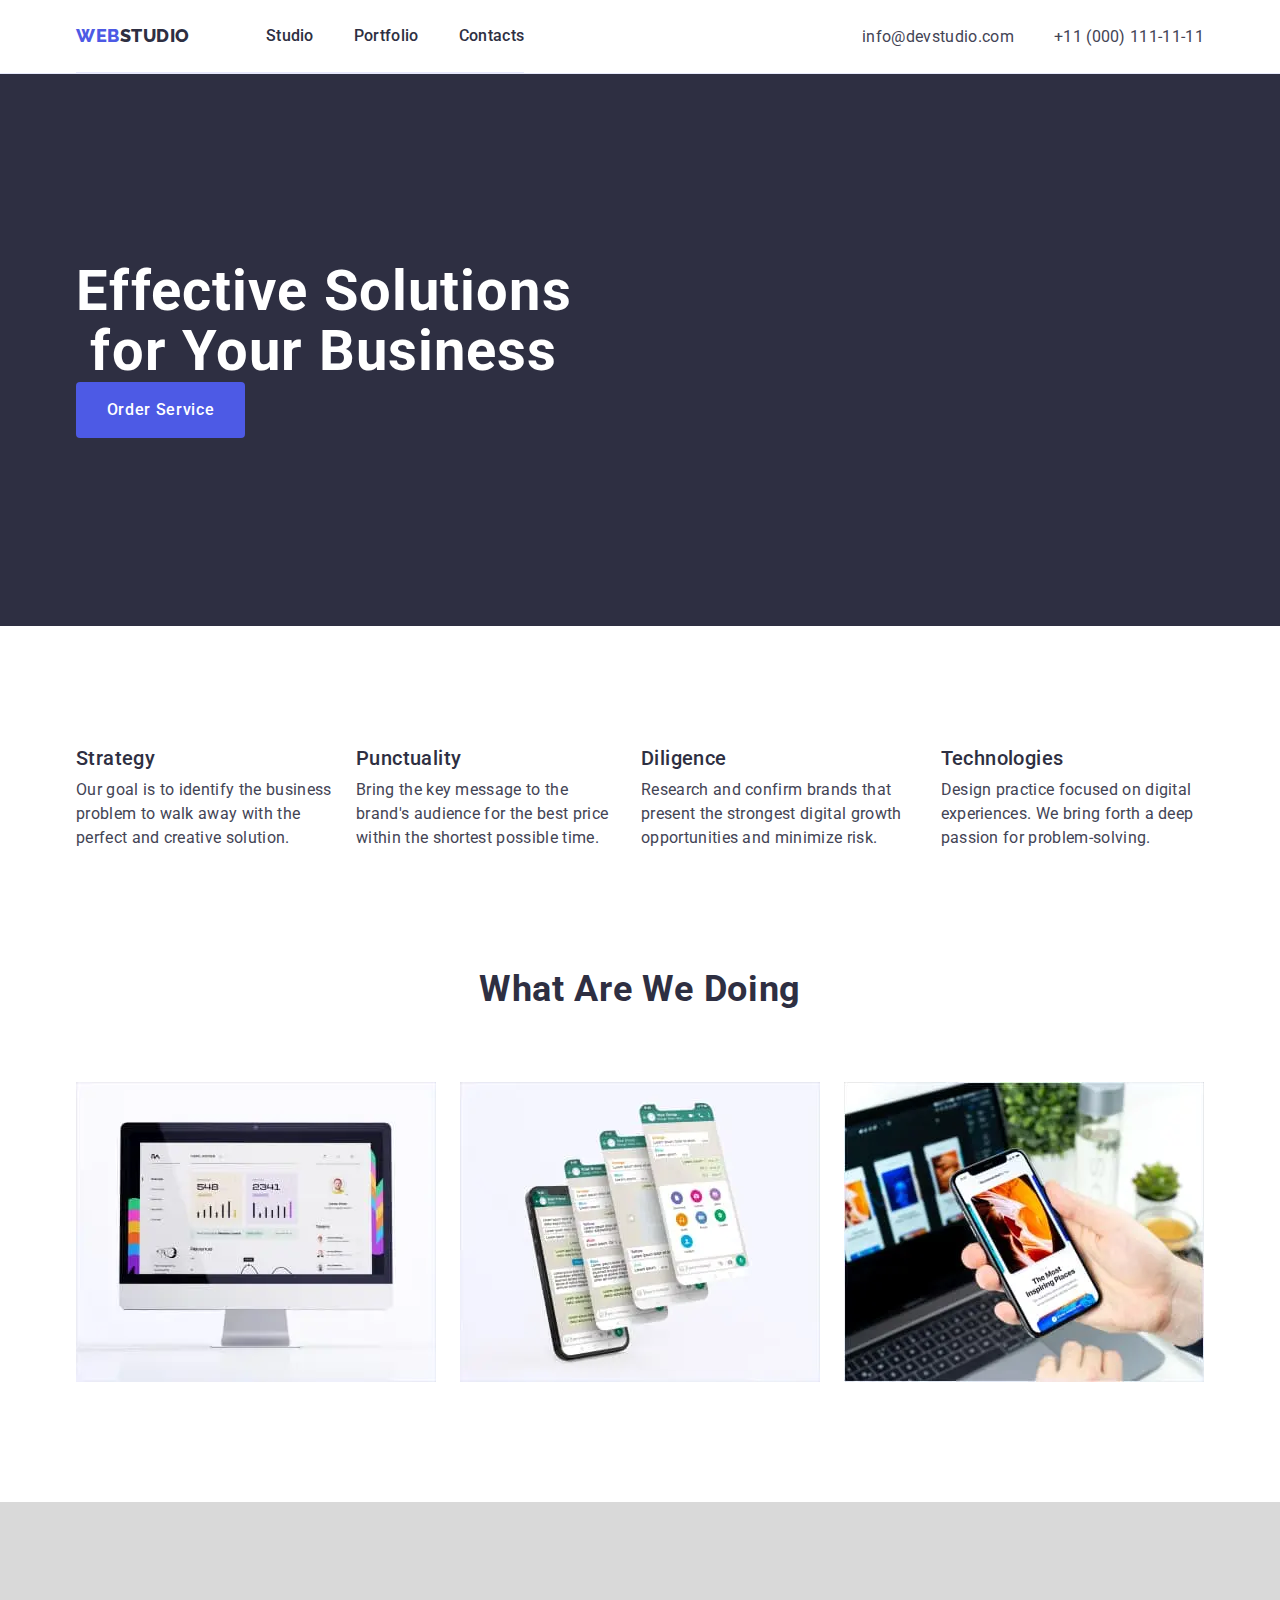
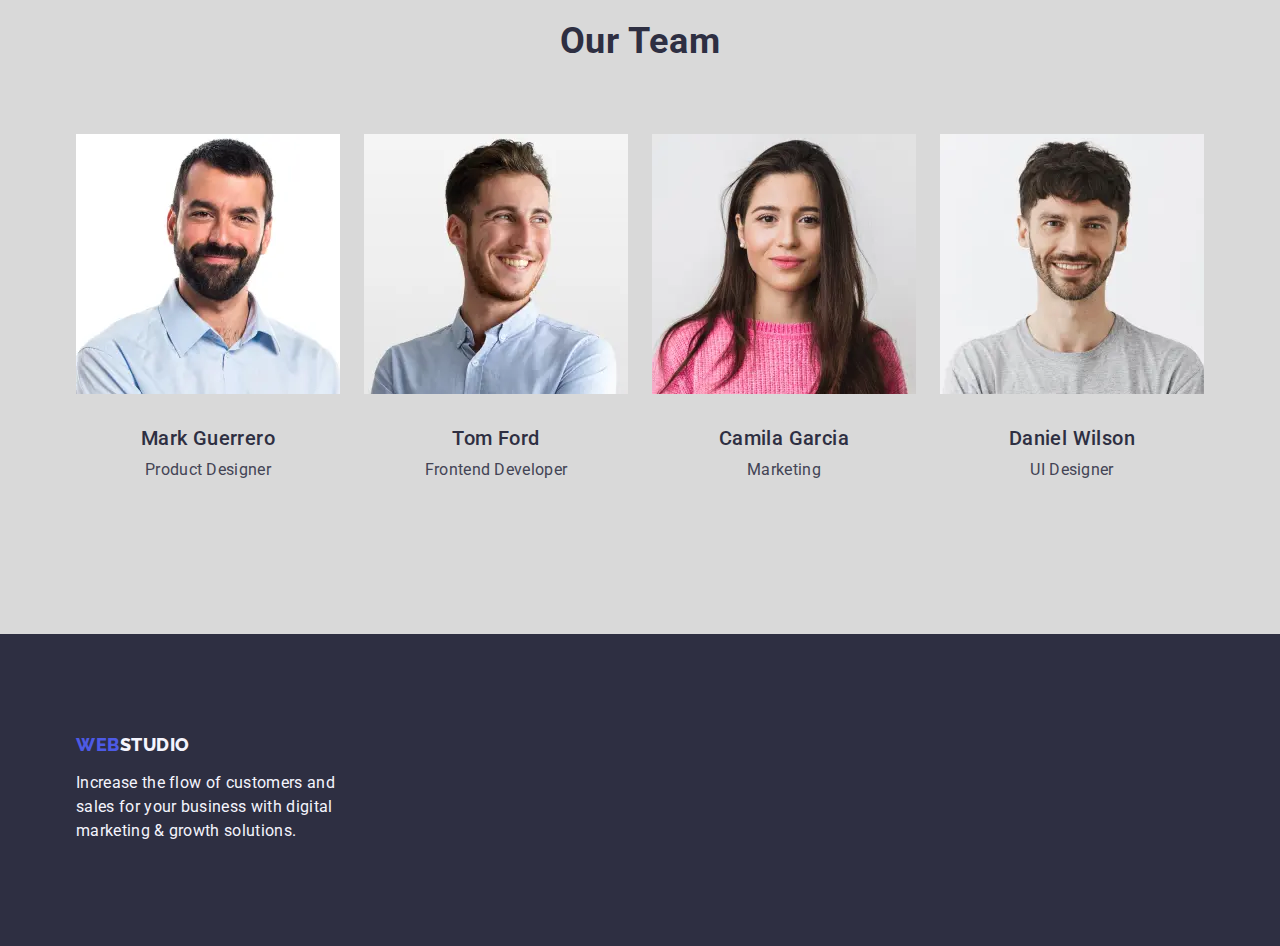
<file: index.html>
<!DOCTYPE html>
<html lang="en">

<head>
  <meta charset="UTF-8">
  <meta http-equiv="X-UA-Compatible" content="IE=edge">
  <meta name="viewport" content="width=device-width, initial-scale=1.0">
  <title>Document</title>
  <!-- Fonts styles -->
  <link rel="preconnect" href="https://fonts.googleapis.com">
  <link rel="preconnect" href="https://fonts.gstatic.com" crossorigin>
  <link href="https://fonts.googleapis.com/css2?family=Raleway:wght@800&family=Roboto:wght@400;500;700;900&display=swap"
    rel="stylesheet">
  <!-- Custom styles -->
  <link rel="stylesheet" href="https://cdn.jsdelivr.net/npm/modern-normalize@1.1.0/modern-normalize.min.css" />
  <link href="./css/styles.css" rel="stylesheet" type="text/css">
</head>

<body>
  <header class="header ">
    <div class="container main-nav">
      <nav class="header main-nav">
        <a href="./index.html" class="link logostyles">Web<span class="logostylescolor ">Studio</span></a>
        <ul class="list main-nav auth-nav">
          <li class="item "><a class="link navstyles a-padding" href="./index.html">Studio</a></li>
          <li class="item "><a class="link navstyles a-padding" href="./portfolio.html">Portfolio</a></li>
          <li class="item "><a class="link navstyles a-padding" href="">Contacts</a></li>
        </ul>
      </nav>

      <address class="auth-nav ">
        <ul class="list auth-nav ">
          <li class="item "><a class="link nav-styles-contact  item  a-padding"
              href="mailto:info@devstudio.com">info@devstudio.com</a>
          </li>
          
          <li class="item "><a class="link nav-styles-contact   a-padding" href="tel:+110001111111">+11 (000)
              111-11-11</a>
          </li>
        </ul>
      </address>
    </div>
  </header>

  <main>
    <!-- section1-->
    
      <section class="secstylesup section_one">
        <div class="container">
        <h1 class="styleshone">Effective Solutions for Your Business</h1>
        <button type="button" class="stylesbutton ">Order Service</button>
         </div>
      </section>
   

    <!-- section2-->
  
      <section class="section-padding">
          <div class="container">
        <h2 class="styleshtwo" hidden>advantages</h2>
        <ul class="list section-flex ">
          <li class="sectio-gap ">
            <h3 class="styleshthree sec-width sec-width">Strategy</h3>
            <p class="stylestext ">Our goal is to identify the business
              problem to walk away with the perfect and creative solution.</p>
          </li>
          <li class="sectio-gap">
            <h3 class="styleshthree sec-width">Punctuality</h3>
            <p class="stylestext">Bring the key message to the brand's audience for the best price within the
              shortest
              possible time.</p>
          </li>
          
          <li class="sectio-gap">
            <h3 class="styleshthree sec-width">Diligence</h3>
            <p class="stylestext ">Research and confirm brands that present the strongest digital growth
              opportunities
              and
              minimize risk.</p>
          </li>
          <li class="sectio-gap">
            <h3 class="styleshthree sec-width">Technologies</h3>
            <p class="stylestext">Design practice focused on digital experiences. We bring forth a deep passion
              for
              problem-solving.</p>
          </li>
        </ul>
      </div>
      </section>
    

    <!-- section3-->
    
      <section class="list padsec">
        <div class="container ">
        <h2 class="styleshtwo h-bottom">What are we doing</h2>
        <ul class="list item ">
          <li class="margin-right width"><img src="./images/Rectangle71.jpg" alt="pc" width="360"></li>
          <li class="margin-right width"><img src="./images/Rectangle72.jpg" alt="application" width="360"></li>
          <li class="margin-right width"><img src="./images/Rectangle73.jpg" alt="phone" width="360"></li>
        </ul>
        </div>
      </section>
    

    <!-- section4-->
  
      <section class="sectionthree list sec-four-zize">
          <div class="container">
        <h2 class="styleshtwo h-bottom">Our Team</h2>
        <ul class="list padding">

          <li class="sectionfour margin-right sec-item"><img src="./images/img1.jpg" alt="man1" width="264">
            <div class="name">
              <h3 class="styleshthree sec-four-h">Mark Guerrero</h3>
              <p class="stylestext">Product Designer</p>
            </div>
          </li>

          <li class="sectionfour margin-right sec-item">
            <img src="./images/img2.jpg" alt="man2" width="264">
            <div class="name">
              <h3 class="styleshthree sec-four-h">Tom Ford</h3>
              <p class="stylestext">Frontend Developer</p>
            </div>
          </li>
          <li class="sectionfour margin-right sec-item">
            <img src="./images/img3.jpg" alt="women1" width="264">
            <div class="name">
              <h3 class="styleshthree sec-four-h">Camila Garcia</h3>
              <p class="stylestext">Marketing</p>
            </div>
          </li>
          <li class="sectionfour margin-right sec-item">
            <img src="./images/img4.jpg" alt="man3" width="264">
            <div class="name">
              <h3 class="styleshthree sec-four-h">Daniel Wilson</h3>
              <p class="stylestext">UI Designer</p>
            </div>
          </li>
        </ul>
   </div>
      </section>
 
  </main>

  
    <footer class="secstylesdown footerzize">
      <div class="container">
      <a href="./index.html" class="logostyles link logo-footer">Web<span class="logostylescolortwo">Studio</span></a>
      <p class="footertext p-footer">Increase the flow of customers and sales for your business with digital marketing &
        growth
        solutions.</p>
        </div>
    </footer>
  

</body>

</html>
</file>
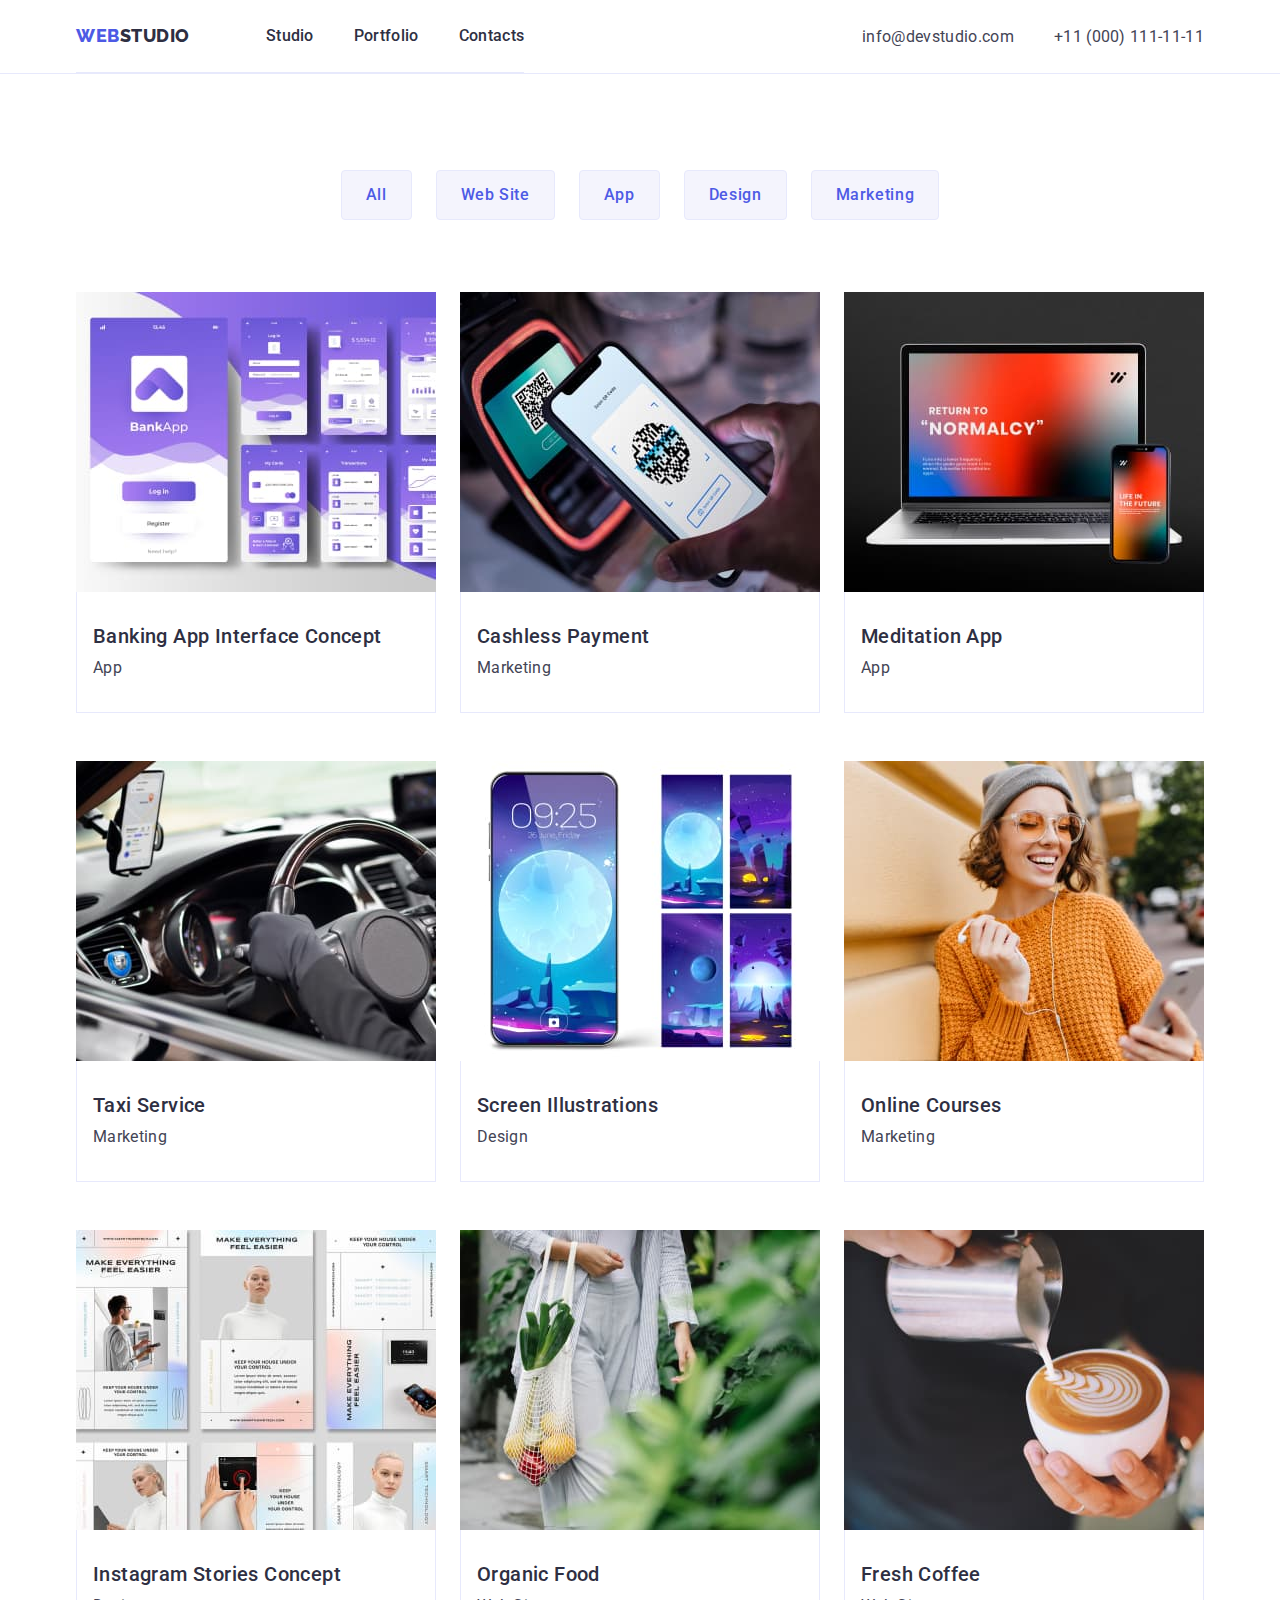
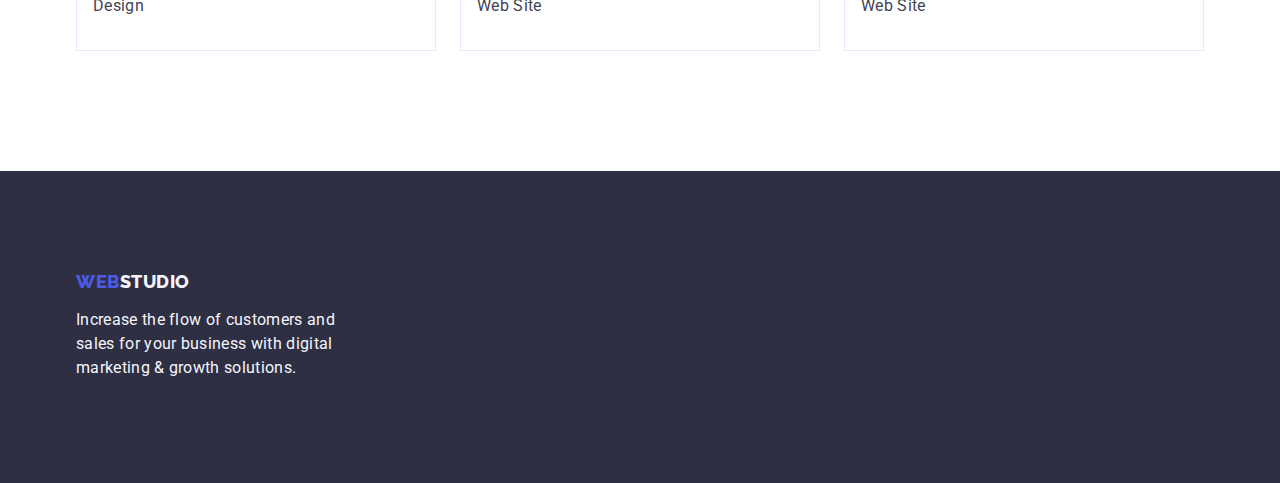
<file: portfolio.html>
<!DOCTYPE html>

<html lang="en">

<head>
  <meta charset="UTF-8">
  <meta http-equiv="X-UA-Compatible" content="IE=edge">
  <meta name="viewport" content="width=device-width, initial-scale=1.0">
  <title>Document</title>
  <!-- Fonts styles -->
  <link rel="preconnect" href="https://fonts.googleapis.com">
  <link rel="preconnect" href="https://fonts.gstatic.com" crossorigin>
  <link href="https://fonts.googleapis.com/css2?family=Raleway:wght@800&family=Roboto:wght@400;500;700;900&display=swap"
    rel="stylesheet">
  <!-- Custom styles -->
  <link rel="stylesheet" href="https://cdn.jsdelivr.net/npm/modern-normalize@1.1.0/modern-normalize.min.css" />
  <link href="./css/styles.css" rel="stylesheet" type="text/css">
</head>

<body>
 <header class="header ">
    <div class="container main-nav">
      <nav class="header main-nav">
        <a href="./index.html" class="link logostyles">Web<span class="logostylescolor ">Studio</span></a>
        <ul class="list main-nav auth-nav">
          <li class="item "><a class="link navstyles a-padding" href="./index.html">Studio</a></li>
          <li class="item "><a class="link navstyles a-padding" href="./portfolio.html">Portfolio</a></li>
          <li class="item "><a class="link navstyles a-padding" href="">Contacts</a></li>
        </ul>
      </nav>

      <address class="auth-nav ">
        <ul class="list auth-nav ">
          <li class="item "><a class="link nav-styles-contact  item  a-padding"
              href="mailto:info@devstudio.com">info@devstudio.com</a>
          </li>
          
          <li class="item "><a class="link nav-styles-contact   a-padding" href="tel:+110001111111">+11 (000)
              111-11-11</a>
          </li>
        </ul>
      </address>
    </div>
  </header>


  <main>

    <section class="portfolio-section">
      <div class="container">
        <h1 hidden>sportfolio</h1>
        <ul class="list portfolio-button">

          <li><button type="button" class="buttonportfolio buttonportfoliohover buttonportfoliofocus"> All</button></li>

          <li><button type="button" class="buttonportfolio buttonportfoliohover buttonportfoliofocus">Web Site</button>
          </li>
          <li><button type="button" class="buttonportfolio buttonportfoliohover buttonportfoliofocus">App</button></li>
          <li><button type="button" class="buttonportfolio buttonportfoliohover buttonportfoliofocus">Design</button>
          </li>
          <li><button type="button" class="buttonportfolio buttonportfoliohover buttonportfoliofocus">Marketing</button>
          </li>
        </ul>




        <ul class="list portfolio-flex">
          <li class="classfree">
            <a class="link" href=""><img src="./images-second/1.jpg" alt="Banking App" width="360">
              <div class="portfolio-li">
                <h2 class="styleshthree portfolio-h">Banking App Interface Concept</h2>
                <p class="stylestext">App</p>
              </div>
            </a>

          </li>
          <li class="classfree"> 
            <a class="link" href=""><img src="./images-second/2.jpg" alt="Cashless Payment" width="360">
              <div class="portfolio-li">
                <h2 class="styleshthree portfolio-h">Cashless Payment</h2>
                <p class="stylestext">Marketing</p>
              </div>
            </a>

          </li>
          <li class="classfree">
            <a class="link" href=""><img src="./images-second/3.jpg" alt="Meditation App" width="360">
              <div class="portfolio-li">
                <h2 class="styleshthree portfolio-h">Meditation App</h2>
                <p class="stylestext">App</p>
              </div>
            </a>
          </li>
          <li class="classfree">
            <a class="link" href=""><img src="./images-second/4.jpg" alt="Taxi Service" width="360">
              <div class="portfolio-li">
                <h2 class="styleshthree portfolio-h">Taxi Service</h2>
                <p class="stylestext">Marketing</p>
              </div>
            </a>
          </li>
          <li class="classfree">
            <a class="link" href=""><img src="./images-second/5.jpg" alt="Screen Illustrations" width="360">
              <div class="portfolio-li">
                <h2 class="styleshthree portfolio-h">Screen Illustrations</h2>
                <p class="stylestext">Design</p>
              </div>
            </a>
          </li>
          <li class="classfree">
            <a class="link" href=""><img src="./images-second/6.jpg" alt="Online Courses" width="360">
              <div class="portfolio-li">
                <h2 class="styleshthree portfolio-h">Online Courses</h2>
                <p class="stylestext">Marketing</p>
              </div>
            </a>
          </li>
          <li class="classfree">
            <a class="link" href=""><img src="./images-second/7.jpg" alt="Instagram Stories Concept" width="360">
              <div class="portfolio-li">
                <h2 class="styleshthree portfolio-h">Instagram Stories Concept</h2>
                <p class="stylestext">Design</p>
              </div>
            </a>
          </li>
          <li class="classfree">
            <a class="link" href=""><img src="./images-second/8.jpg" alt="Organic Food" width="360">
              <div class="portfolio-li">
                <h2 class="styleshthree portfolio-h">Organic Food</h2>
                <p class="stylestext">Web Site</p>
              </div>
            </a>
          </li>
          <li class="classfree">
            <a class="link" href=""><img src="./images-second/9.jpg" alt="Fresh Coffee" width="360">
              <div class="portfolio-li">
                <h2 class="styleshthree portfolio-h">Fresh Coffee</h2>
                <p class="stylestext">Web Site</p>
              </div>
            </a>
          </li>
        </ul>
      </div>
    </section>
   
  </main>
 
    <footer class="secstylesdown footerzize">
       <div class="container">
      <a href="./index.html" class="logostyles link logo-footer">Web<span class="logostylescolortwo">Studio</span></a>
      <p class="footertext p-footer">Increase the flow of customers and sales for your business with digital marketing &
        growth
        solutions.</p>
         </div>
    </footer>
 




</body>

</html>
</file>
<file: css/styles.css>
html {
  box-sizing: border-box;
}
*,
*::before,
*::after {
  box-sizing: inherit;
}

body {
  font-family: "Raleway", sans-serif;
  font-family: "Roboto", sans-serif;

  background-color: #ffffff;
  color: #434455;
}
:root {
  --color-iris: #4d5ae5;
  --color-navy-blue: #2e2f42;
  --color-green: #31d0aa;
  --color-slate: #434455;
  --color-light-slate: #8e8f99;
  --color-cornflower: #e7e9fc;
  --color-cloud: #f4f4fd;
  --header-hover-color: #404bbf;
}
/* non-style */
h1,
h2,
h3,
h4,
h5,
h6,
p,
ul {
  padding: 0;
  margin: 0;
}
img {
  display: block;
  max-width: 100%;
  height: auto;
}
.list {
  padding: 0;
  margin: 0;
  list-style: none;
}
/* container */
.container {
  width: 1158px;
  padding: 0 15px 0 15px;

  margin-left: auto;
  margin-right: auto;
}

/* Logo */
.link {
  text-decoration: none;
}
.logostyles {
  margin-right: 76px;
  font-family: "Raleway", sans-serif;
  font-style: normal;
  font-weight: 800;
  font-size: 18px;
  line-height: 1.17;
  display: flex;
  align-items: center;
  letter-spacing: 0.03em;
  text-transform: uppercase;
  color: #4d5ae5;
}
.logostylescolor {
  color: #2e2f42;
}
.logostylescolortwo {
  color: #f4f4fd;
}
/* section styles */
/* sectio 1 */
.section_one {
  padding: 188px 0 188px;
}
/* section 2 */
.section-flex {
  display: flex;
}
.section-padding {
  padding: 120px 0 120px;
}
.sectio-gap:not(:last-child) {
  margin-right: 24px;
}
.sec-width {
  margin-bottom: 8px;
  width: calc((100% - 72px) / 4);
}
/*  */
.secstylesup {
  background-color: #2e2f42;
}

/* section 3 */
.sectionthree .item .width {
  background-color: #f4f4fd;
}
.h-bottom {
  margin-bottom: 72px;
}
.margin-right:not(:last-child) {
  margin-right: 24px;
}
.padsec {
  padding-bottom: 120px;
}
.item {
  display: flex;
}
.width {
  width: calc((100% - 48px) / 3);
}

/* section 4 */
.sec-four-zize {
  padding: 120px 0 120px;
  background-color: #d9d9d9;
}
.sectionfour .padding {
  background-color: #ffffff;
}
.sec-item {
  width: calc((100% - 72px) / 4);
  border-radius: 0px 0px 4px 4px;
}
.padding {
  display: flex;
}
.name {
  padding: 32px 16px;
  text-align: center;
}

.sec-four-h {
  margin-bottom: 8px;
}
/* header */
.header {
  /* height: 72px; */
  display: flex;
  align-items: center;
  border-bottom: 1px solid #e7e9fc;
}
.a-padding {
  padding: 24px 0;
}

/* Nav */

.navstyles {
  font-style: normal;
  font-weight: 500;
  font-size: 16px;
  line-height: 1.5;
  color: #2e2f42;
  letter-spacing: 0.02em;
}
.navstyles:hover {
  color: #404bbf;
}
.navstyles:focus {
  color: #404bbf;
}

.nav-styles-contact {
  font-family: "Roboto", sans-serif;
  color: #434455;
  font-style: normal;
  font-weight: 400;
  font-size: 16px;
  line-height: 1.5;
  letter-spacing: 0.02em;
}
.nav-styles-contact .item + .item {
  margin-left: 40px;
}
.main-nav {
  display: flex;
  align-items: center;
}
.auth-nav {
  display: flex;
  align-items: center;
  margin-left: auto;
}
.auth-nav .item:not(:last-child) {
  margin-right: 40px;
}

.nav-styles-contact:hover {
  color: #404bbf;
}
.nav-styles-contact:focus {
  color: #404bbf;
}

.nav-margin {
  display: block;
  padding-top: 24px;
  padding-bottom: 24px;
}

/* H */
.styleshone {
  font-family: "Roboto", sans-serif;
  text-align: center;
  font-weight: 700;
  font-size: 56px;
  max-width: 496px;

  letter-spacing: 0.02em;
  line-height: 1.07;
  color: #fff;
}

.styleshtwo {
  font-family: "Roboto", sans-serif;
  font-weight: 700;
  font-size: 36px;
  line-height: 1.11;
  text-align: center;
  letter-spacing: 0.02em;
  text-transform: capitalize;
  color: #2e2f42;
}
.styleshthree {
  font-family: "Roboto", sans-serif;
  font-weight: 500;
  font-size: 20px;
  line-height: 1.2;
  letter-spacing: 0.02em;
  color: #2e2f42;
}
/* button */

.stylesbutton {
  font-family: "Roboto", sans-serif;
  width: 169px;
  font-weight: 500;
  height: 56px;
  line-height: 1.5;
  cursor: pointer;
  font-size: 16px;
  letter-spacing: 0.04em;
  color: #ffffff;
  background-color: #4d5ae5;
  display: block;
  min-width: 169px;
  border: none;
  border-radius: 4px;
}
.stylesbutton:hover {
  background-color: #404bbf;
}
.stylesbutton:focus {
  background-color: #404bbf;
}
.buttonportfolio {
  padding: 12px 24px;
  border: 1px solid #e7e9fc;
  font-family: "Roboto", sans-serif;
  cursor: pointer;
  font-weight: 500;
  font-size: 16px;
  line-height: 1.5;
  letter-spacing: 0.04em;
  color: #4d5ae5;
  background-color: #f4f4fd;
  border-radius: 4px;
}
.buttonportfoliohover:hover {
  border: 1px solid transparent;
  color: #ffffff;
  background-color: #404bbf;
}
.buttonportfoliofocus:focus {
  border: 1px solid transparent;
  color: #ffffff;
  background-color: #404bbf;
}
/* text */
.stylestext {
  font-family: "Roboto", sans-serif;
  font-weight: 400;
  font-size: 16px;
  line-height: 1.5;
  letter-spacing: 0.02em;
  color: #434455;
}

.footertext {
  font-family: "Roboto", sans-serif;
  font-weight: 400;
  font-size: 16px;
  line-height: 1.5;
  letter-spacing: 0.02em;
  color: var(--color-cloud);
  text-align: left;
}
/* footer */
.footerzize {
  padding: 100px 0;
}
.logo-footer {
  display: inline-block;
  margin-bottom: 16px;
}
.p-footer {
  max-width: 264px;
}
.secstylesdown {
  height: 312px;
  background-color: #2e2f42;
  text-align: left;
}
/* portfolio-section */
.portfolio-section {
  padding: 96px 0 120px;
}
.portfolio-button {
  display: flex;
  justify-content: center;
  gap: 24px;
  margin-bottom: 72px;
}
.portfolio-flex {
  display: flex;
  flex-wrap: wrap;
  column-gap: 24px;
  row-gap: 48px;
}
.portfolio-h {
  margin-bottom: 8px;
}
.portfolio-li {
  padding: 32px 16px;
  border: 1px solid #e7e9fc;
  border-top: none;
}
.portfolio-folse {
  width: calc((100% - 48px) / 3);
}
.classfree {
  display: flex;
}
</file>
